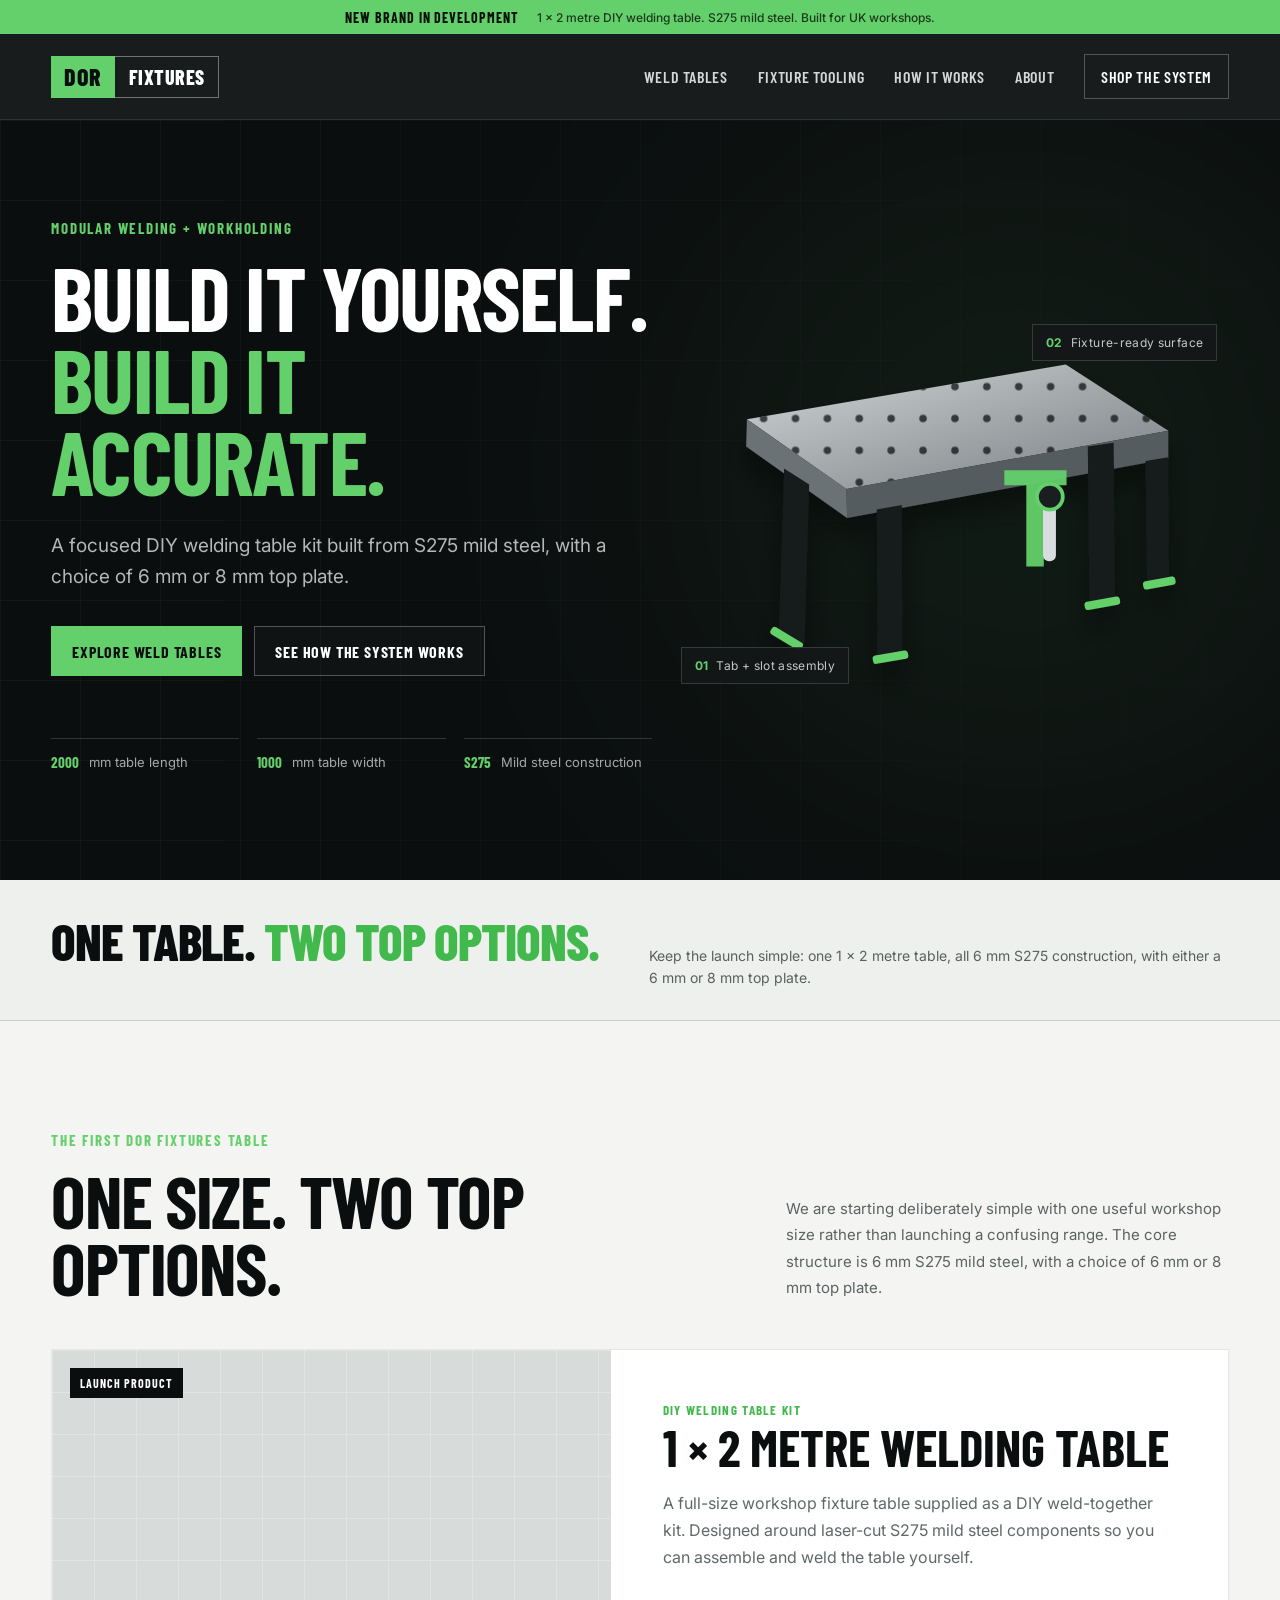
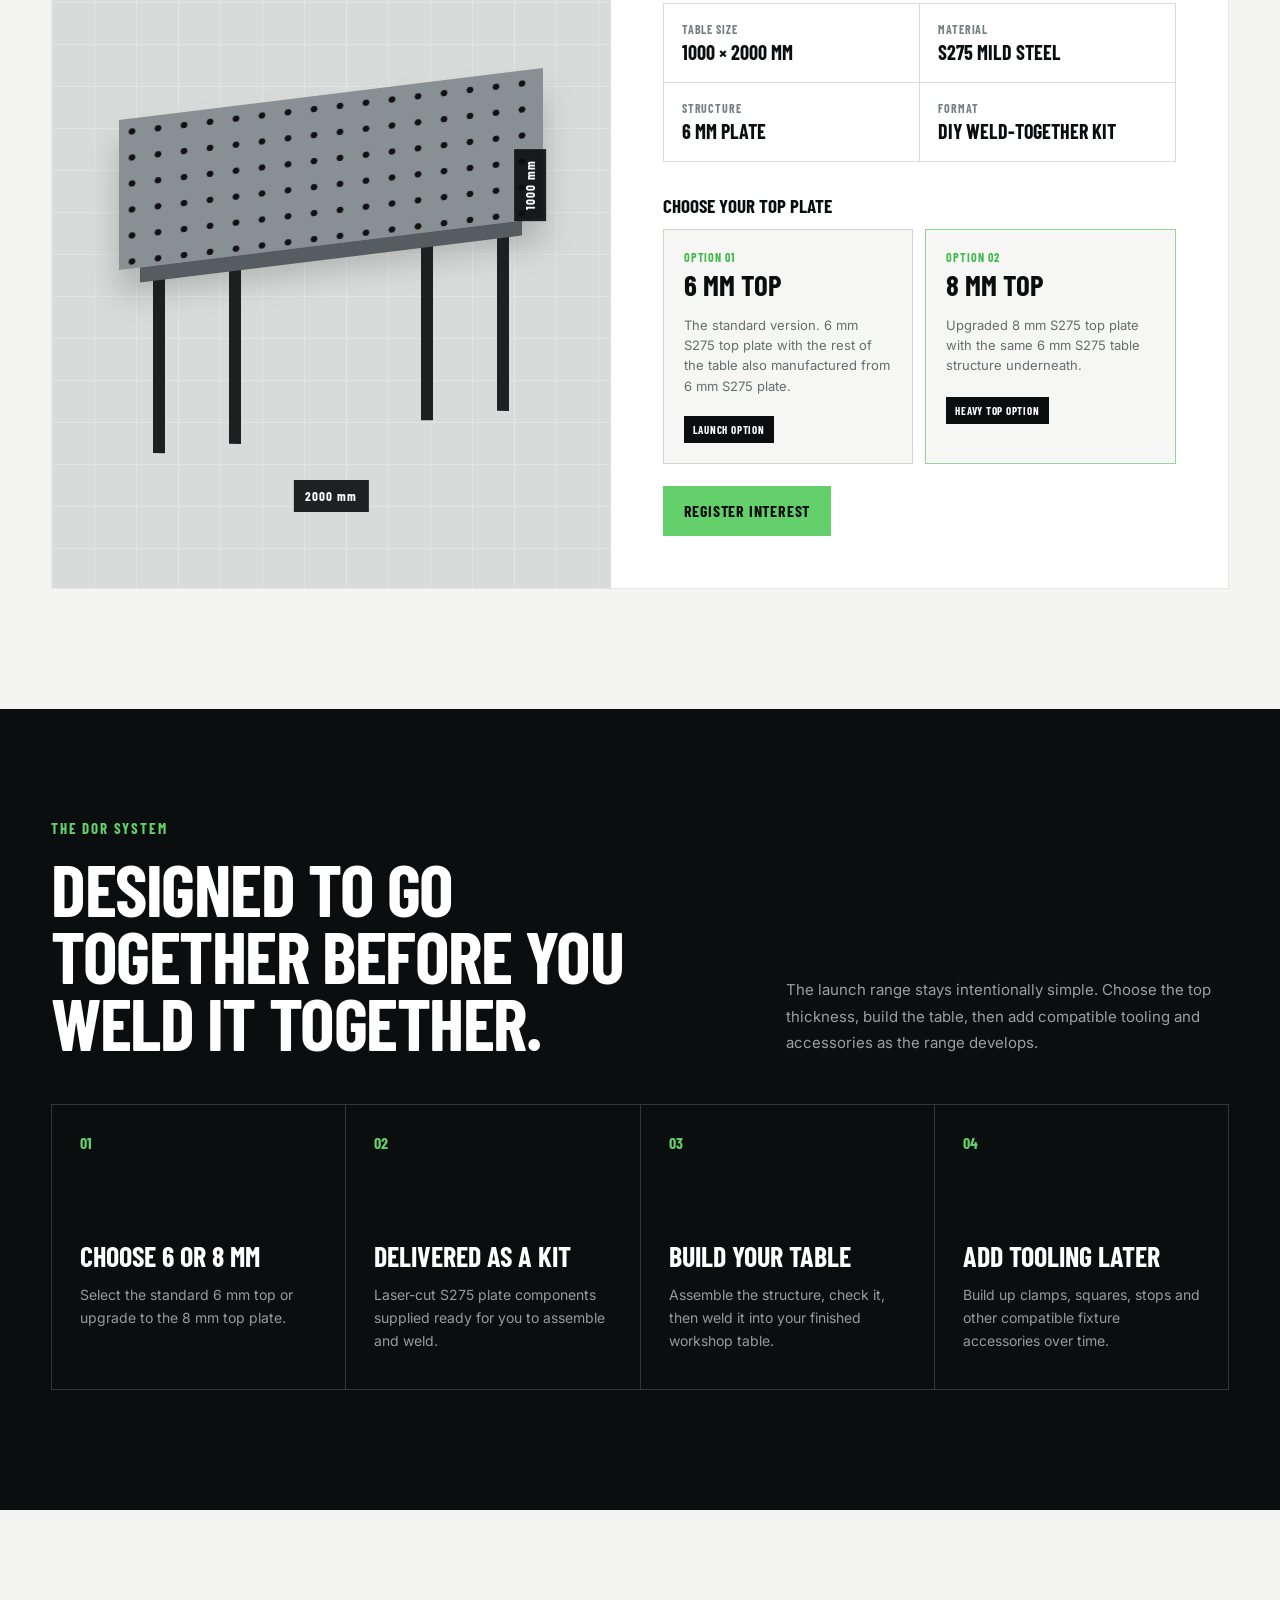
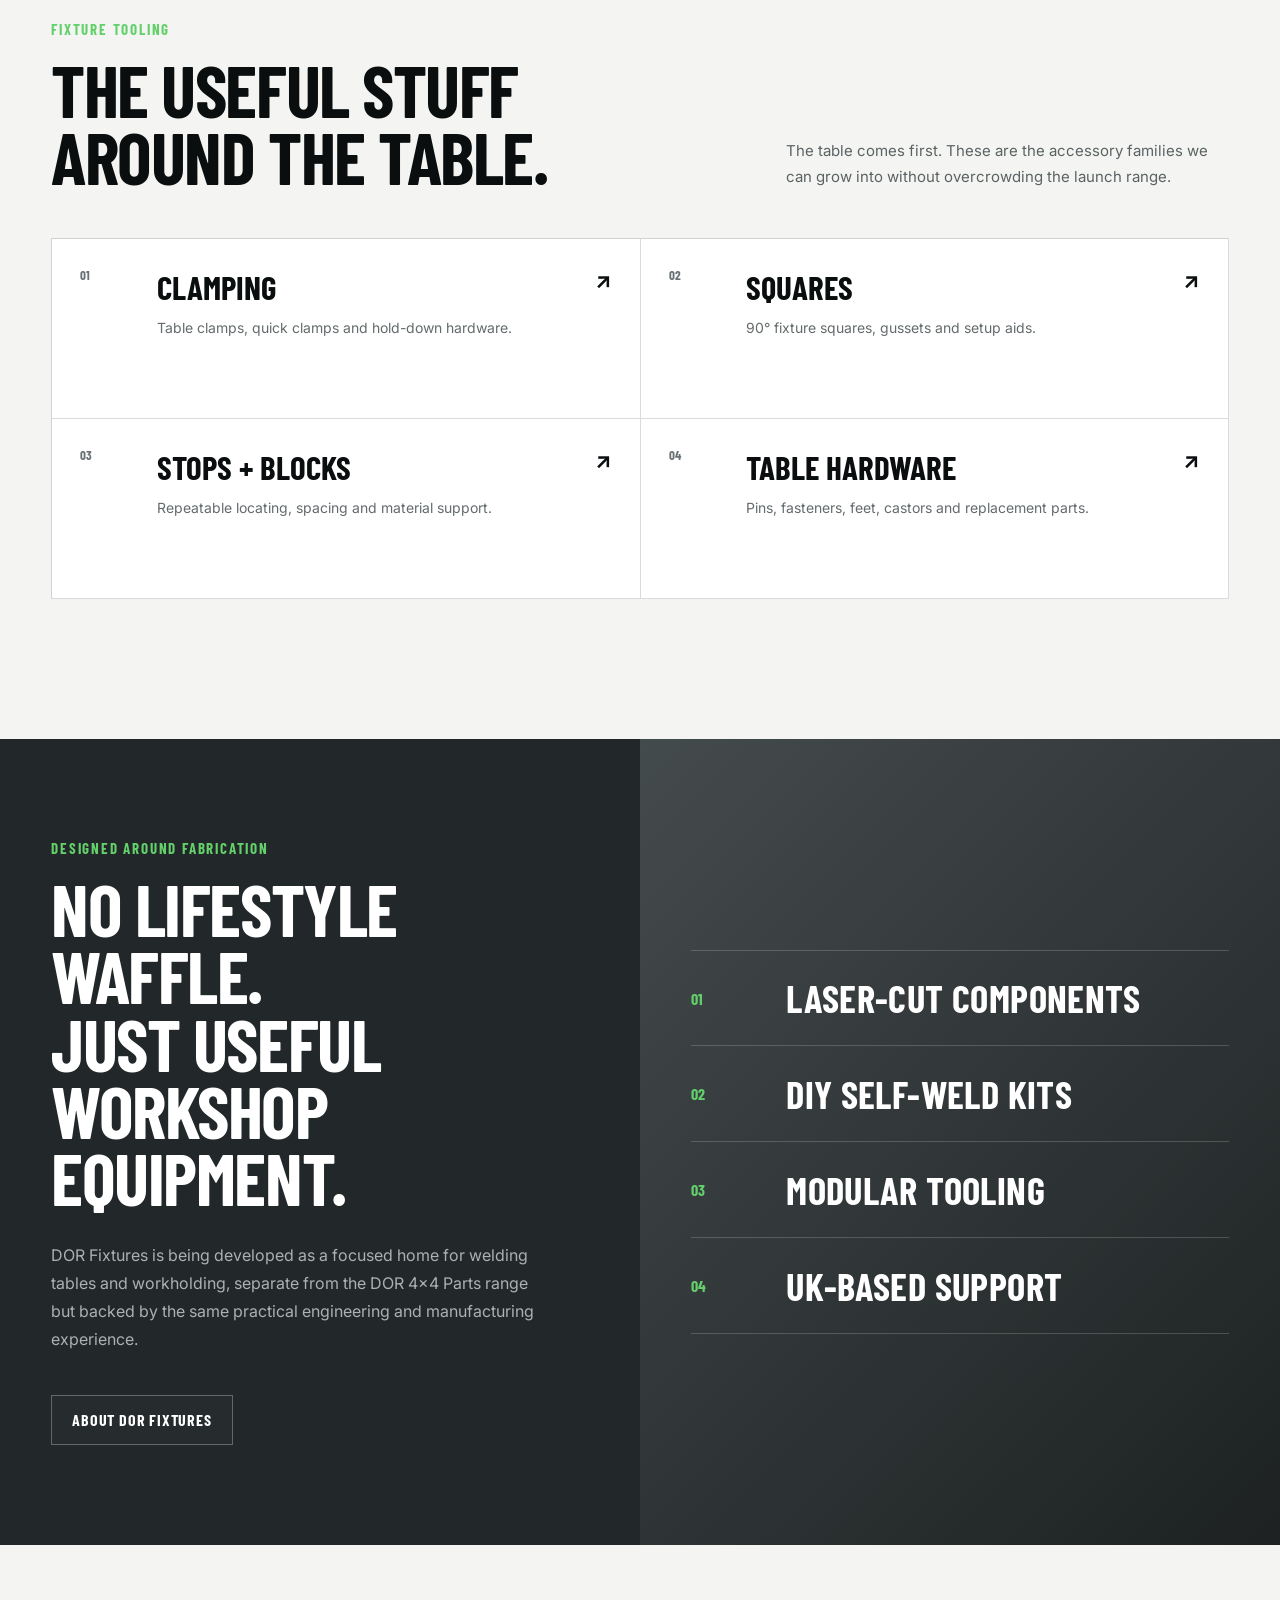
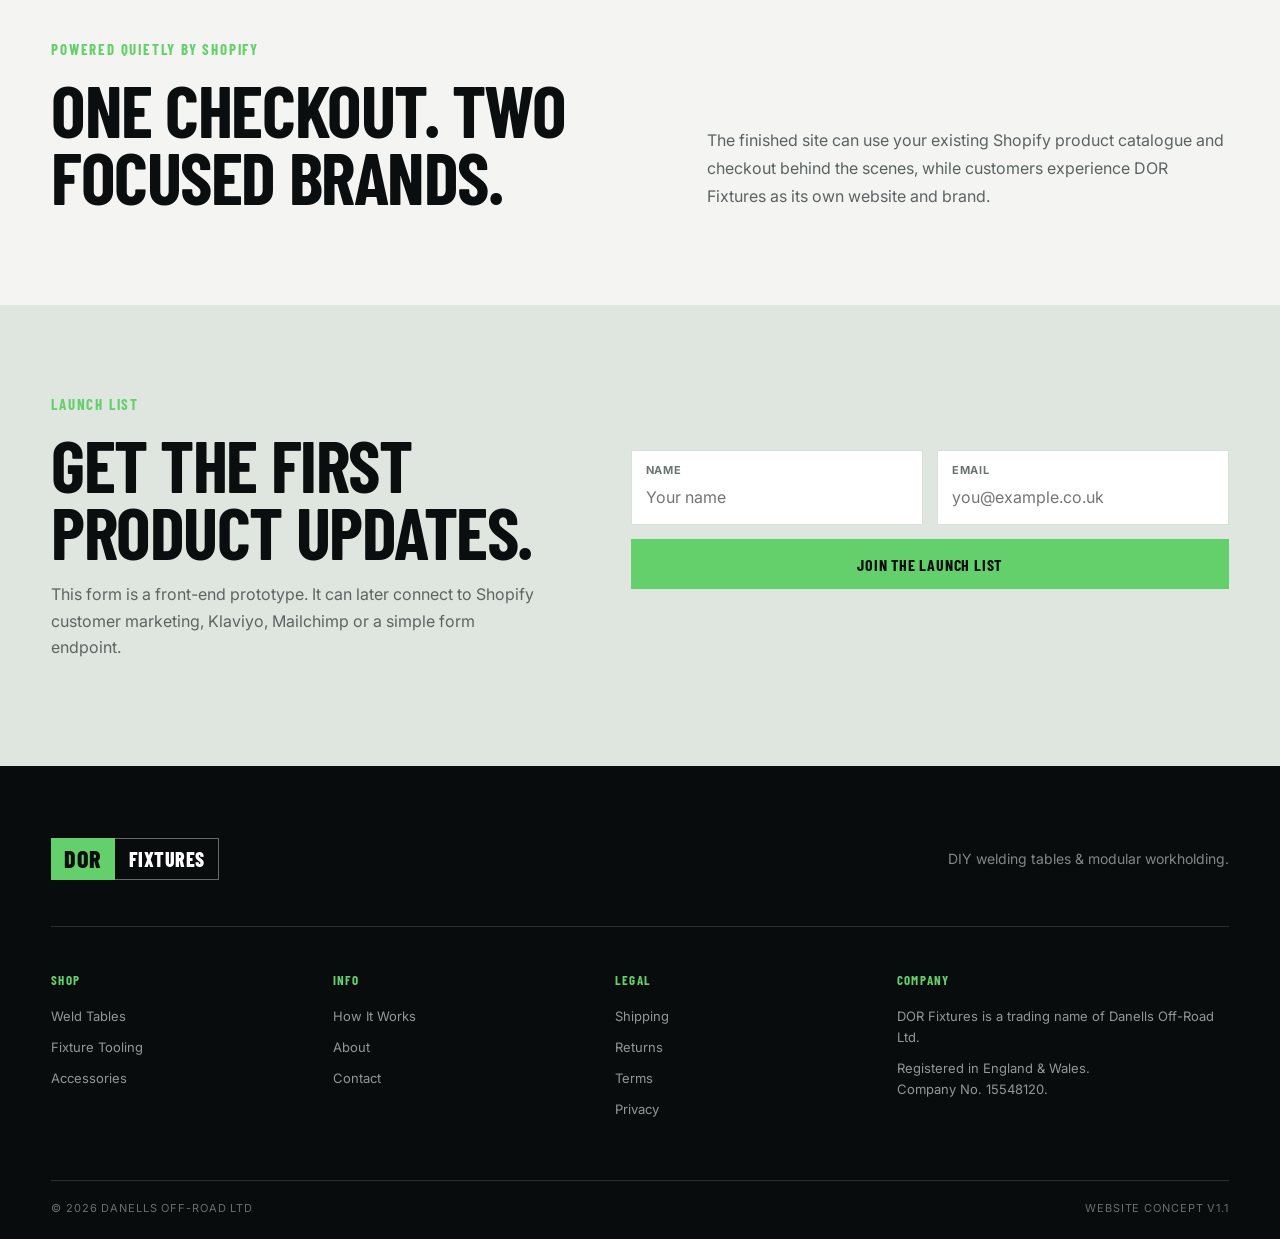
<file: index.html>
<!doctype html>
<html lang="en-GB">
<head>
  <meta charset="utf-8" />
  <meta name="viewport" content="width=device-width, initial-scale=1" />
  <meta name="description" content="DOR Fixtures — modular DIY welding tables and workholding for real workshops." />
  <title>DOR Fixtures | DIY Welding Tables & Workholding</title>
  <link rel="preconnect" href="https://fonts.googleapis.com">
  <link rel="preconnect" href="https://fonts.gstatic.com" crossorigin>
  <link href="https://fonts.googleapis.com/css2?family=Barlow+Condensed:wght@500;600;700;800&family=Inter:wght@400;500;600;700&display=swap" rel="stylesheet">
  <link rel="stylesheet" href="styles.css" />
</head>
<body>
  <div class="announcement">
    <span>NEW BRAND IN DEVELOPMENT</span>
    <span class="announcement-copy">1 × 2 metre DIY welding table. S275 mild steel. Built for UK workshops.</span>
  </div>

  <header class="site-header" id="top">
    <a class="brand" href="#top" aria-label="DOR Fixtures home">
      <span class="brand-mark">DOR</span>
      <span class="brand-word">FIXTURES</span>
    </a>

    <button class="nav-toggle" type="button" aria-expanded="false" aria-controls="primary-nav">
      <span></span><span></span><span></span>
      <span class="sr-only">Open navigation</span>
    </button>

    <nav class="primary-nav" id="primary-nav">
      <a href="#tables">Weld Tables</a>
      <a href="#tooling">Fixture Tooling</a>
      <a href="#system">How It Works</a>
      <a href="#about">About</a>
      <a class="nav-cta" href="#tables">Shop the system</a>
    </nav>
  </header>

  <main>
    <section class="hero">
      <div class="hero-grid"></div>
      <div class="hero-copy reveal">
        <p class="eyebrow">MODULAR WELDING + WORKHOLDING</p>
        <h1>BUILD IT YOURSELF.<br><span>BUILD IT ACCURATE.</span></h1>
        <p class="hero-lead">A focused DIY welding table kit built from S275 mild steel, with a choice of 6 mm or 8 mm top plate.</p>
        <div class="hero-actions">
          <a class="button button-primary" href="#tables">Explore weld tables</a>
          <a class="button button-secondary" href="#system">See how the system works</a>
        </div>
        <div class="hero-proof">
          <div><strong>2000</strong><span>mm table length</span></div>
          <div><strong>1000</strong><span>mm table width</span></div>
          <div><strong>S275</strong><span>Mild steel construction</span></div>
        </div>
      </div>

      <div class="hero-visual reveal" aria-label="Concept illustration of a modular welding table">
        <svg viewBox="0 0 760 580" role="img" aria-hidden="true">
          <defs>
            <pattern id="holes" width="42" height="42" patternUnits="userSpaceOnUse">
              <circle cx="21" cy="21" r="5" fill="#0c0f10" opacity=".92"/>
            </pattern>
            <linearGradient id="topGradient" x1="0" x2="1" y1="0" y2="1">
              <stop offset="0" stop-color="#d1d5d7"/>
              <stop offset="1" stop-color="#777e81"/>
            </linearGradient>
            <filter id="shadow" x="-20%" y="-20%" width="150%" height="160%">
              <feDropShadow dx="0" dy="24" stdDeviation="18" flood-opacity=".4"/>
            </filter>
          </defs>
          <g filter="url(#shadow)">
            <polygon points="125,190 545,118 680,205 256,282" fill="url(#topGradient)"/>
            <polygon points="125,190 545,118 680,205 256,282" fill="url(#holes)" opacity=".8"/>
            <polygon points="256,282 680,205 680,242 257,320" fill="#555b5e"/>
            <polygon points="125,190 256,282 257,320 124,226" fill="#6b7275"/>
            <g fill="#171b1c">
              <polygon points="174,255 207,276 201,488 167,468"/>
              <polygon points="574,226 608,221 610,431 576,438"/>
              <polygon points="296,309 329,303 330,502 297,510"/>
              <polygon points="650,245 680,240 681,407 652,414"/>
            </g>
            <g fill="#64d06b">
              <rect x="160" y="462" width="47" height="11" rx="4" transform="rotate(31 160 462)"/>
              <rect x="290" y="502" width="47" height="11" rx="4" transform="rotate(-10 290 502)"/>
              <rect x="569" y="431" width="47" height="11" rx="4" transform="rotate(-10 569 431)"/>
              <rect x="646" y="404" width="43" height="11" rx="4" transform="rotate(-10 646 404)"/>
            </g>
          </g>
          <g transform="translate(464 257)">
            <path d="M0 0h82v20H52v107H29V20H0z" fill="#64d06b" opacity=".95"/>
            <rect x="51" y="35" width="17" height="85" rx="8" fill="#d9dddf"/>
            <circle cx="60" cy="35" r="17" fill="#1a1e1f" stroke="#64d06b" stroke-width="5"/>
          </g>
        </svg>
        <div class="visual-label label-a"><span>01</span>Tab + slot assembly</div>
        <div class="visual-label label-b"><span>02</span>Fixture-ready surface</div>
      </div>
    </section>

    <section class="statement reveal">
      <p>ONE TABLE. <span>TWO TOP OPTIONS.</span></p>
      <small>Keep the launch simple: one 1 × 2 metre table, all 6 mm S275 construction, with either a 6 mm or 8 mm top plate.</small>
    </section>

    <section class="section" id="tables">
      <div class="section-heading reveal">
        <div>
          <p class="eyebrow">THE FIRST DOR FIXTURES TABLE</p>
          <h2>One size. Two top options.</h2>
        </div>
        <p>We are starting deliberately simple with one useful workshop size rather than launching a confusing range. The core structure is 6 mm S275 mild steel, with a choice of 6 mm or 8 mm top plate.</p>
      </div>

      <div class="launch-product reveal">
        <div class="launch-product-art">
          <div class="mini-table launch-table"><i></i><i></i><i></i><i></i></div>
          <span class="product-badge">LAUNCH PRODUCT</span>
          <div class="dimension dimension-x">2000 mm</div>
          <div class="dimension dimension-y">1000 mm</div>
        </div>

        <div class="launch-product-copy">
          <p class="product-kicker">DIY WELDING TABLE KIT</p>
          <h3>1 × 2 Metre Welding Table</h3>
          <p class="launch-intro">A full-size workshop fixture table supplied as a DIY weld-together kit. Designed around laser-cut S275 mild steel components so you can assemble and weld the table yourself.</p>

          <div class="spec-grid">
            <div><span>TABLE SIZE</span><strong>1000 × 2000 mm</strong></div>
            <div><span>MATERIAL</span><strong>S275 mild steel</strong></div>
            <div><span>STRUCTURE</span><strong>6 mm plate</strong></div>
            <div><span>FORMAT</span><strong>DIY weld-together kit</strong></div>
          </div>

          <p class="option-heading">Choose your top plate</p>
          <div class="top-options">
            <article class="top-option">
              <div><span>OPTION 01</span><strong>6 mm Top</strong></div>
              <p>The standard version. 6 mm S275 top plate with the rest of the table also manufactured from 6 mm S275 plate.</p>
              <span class="option-status">Launch option</span>
            </article>
            <article class="top-option top-option-heavy">
              <div><span>OPTION 02</span><strong>8 mm Top</strong></div>
              <p>Upgraded 8 mm S275 top plate with the same 6 mm S275 table structure underneath.</p>
              <span class="option-status">Heavy top option</span>
            </article>
          </div>

          <a href="#contact" class="button button-primary product-button">Register interest</a>
        </div>
      </div>
    </section>

    <section class="dark-section" id="system">
      <div class="section-heading light reveal">
        <div>
          <p class="eyebrow">THE DOR SYSTEM</p>
          <h2>Designed to go together before you weld it together.</h2>
        </div>
        <p>The launch range stays intentionally simple. Choose the top thickness, build the table, then add compatible tooling and accessories as the range develops.</p>
      </div>

      <div class="steps">
        <article class="step reveal"><span>01</span><h3>Choose 6 or 8 mm</h3><p>Select the standard 6 mm top or upgrade to the 8 mm top plate.</p></article>
        <article class="step reveal"><span>02</span><h3>Delivered as a kit</h3><p>Laser-cut S275 plate components supplied ready for you to assemble and weld.</p></article>
        <article class="step reveal"><span>03</span><h3>Build your table</h3><p>Assemble the structure, check it, then weld it into your finished workshop table.</p></article>
        <article class="step reveal"><span>04</span><h3>Add tooling later</h3><p>Build up clamps, squares, stops and other compatible fixture accessories over time.</p></article>
      </div>
    </section>

    <section class="section tooling-section" id="tooling">
      <div class="section-heading reveal">
        <div>
          <p class="eyebrow">FIXTURE TOOLING</p>
          <h2>The useful stuff around the table.</h2>
        </div>
        <p>The table comes first. These are the accessory families we can grow into without overcrowding the launch range.</p>
      </div>

      <div class="category-grid">
        <a class="category-card reveal" href="#contact"><span class="category-no">01</span><div><h3>Clamping</h3><p>Table clamps, quick clamps and hold-down hardware.</p></div><b>↗</b></a>
        <a class="category-card reveal" href="#contact"><span class="category-no">02</span><div><h3>Squares</h3><p>90° fixture squares, gussets and setup aids.</p></div><b>↗</b></a>
        <a class="category-card reveal" href="#contact"><span class="category-no">03</span><div><h3>Stops + Blocks</h3><p>Repeatable locating, spacing and material support.</p></div><b>↗</b></a>
        <a class="category-card reveal" href="#contact"><span class="category-no">04</span><div><h3>Table Hardware</h3><p>Pins, fasteners, feet, castors and replacement parts.</p></div><b>↗</b></a>
      </div>
    </section>

    <section class="manufacturing" id="about">
      <div class="manufacturing-copy reveal">
        <p class="eyebrow">DESIGNED AROUND FABRICATION</p>
        <h2>No lifestyle waffle.<br>Just useful workshop equipment.</h2>
        <p>DOR Fixtures is being developed as a focused home for welding tables and workholding, separate from the DOR 4x4 Parts range but backed by the same practical engineering and manufacturing experience.</p>
        <a class="button button-secondary light-button" href="#contact">About DOR Fixtures</a>
      </div>
      <div class="manufacturing-panel reveal">
        <div class="panel-line"><span>01</span><strong>LASER-CUT COMPONENTS</strong></div>
        <div class="panel-line"><span>02</span><strong>DIY SELF-WELD KITS</strong></div>
        <div class="panel-line"><span>03</span><strong>MODULAR TOOLING</strong></div>
        <div class="panel-line"><span>04</span><strong>UK-BASED SUPPORT</strong></div>
      </div>
    </section>

    <section class="commerce-band reveal">
      <div>
        <p class="eyebrow">POWERED QUIETLY BY SHOPIFY</p>
        <h2>One checkout. Two focused brands.</h2>
      </div>
      <p>The finished site can use your existing Shopify product catalogue and checkout behind the scenes, while customers experience DOR Fixtures as its own website and brand.</p>
    </section>

    <section class="contact-section" id="contact">
      <div class="contact-copy reveal">
        <p class="eyebrow">LAUNCH LIST</p>
        <h2>Get the first product updates.</h2>
        <p>This form is a front-end prototype. It can later connect to Shopify customer marketing, Klaviyo, Mailchimp or a simple form endpoint.</p>
      </div>
      <form class="signup-form reveal" id="signup-form">
        <label><span>Name</span><input type="text" name="name" placeholder="Your name" required></label>
        <label><span>Email</span><input type="email" name="email" placeholder="you@example.co.uk" required></label>
        <button class="button button-primary" type="submit">Join the launch list</button>
        <p class="form-message" id="form-message" aria-live="polite"></p>
      </form>
    </section>
  </main>

  <footer class="footer">
    <div class="footer-top">
      <a class="brand footer-brand" href="#top"><span class="brand-mark">DOR</span><span class="brand-word">FIXTURES</span></a>
      <p>DIY welding tables & modular workholding.</p>
    </div>
    <div class="footer-grid">
      <div><strong>SHOP</strong><a href="#tables">Weld Tables</a><a href="#tooling">Fixture Tooling</a><a href="#tooling">Accessories</a></div>
      <div><strong>INFO</strong><a href="#system">How It Works</a><a href="#about">About</a><a href="#contact">Contact</a></div>
      <div><strong>LEGAL</strong><a href="#">Shipping</a><a href="#">Returns</a><a href="#">Terms</a><a href="#">Privacy</a></div>
      <div class="footer-legal"><strong>COMPANY</strong><p>DOR Fixtures is a trading name of Danells Off-Road Ltd.</p><p>Registered in England & Wales.<br>Company No. 15548120.</p></div>
    </div>
    <div class="footer-bottom"><span>© <span id="year"></span> Danells Off-Road Ltd</span><span>Website concept v1.1</span></div>
  </footer>

  <script src="script.js"></script>
</body>
</html>
</file>
<file: styles.css>
:root {
  --green: #64d06b;
  --green-deep: #42b94d;
  --ink: #0b0e0f;
  --ink-2: #141819;
  --steel: #697174;
  --mist: #e9eceb;
  --paper: #f4f5f2;
  --line: rgba(11,14,15,.15);
  --white: #fff;
  --max: 1440px;
}

* { box-sizing: border-box; }
html { scroll-behavior: smooth; }
body {
  margin: 0;
  background: var(--paper);
  color: var(--ink);
  font-family: Inter, Arial, sans-serif;
  -webkit-font-smoothing: antialiased;
}
a { color: inherit; text-decoration: none; }
button, input { font: inherit; }
.sr-only { position:absolute; width:1px; height:1px; overflow:hidden; clip:rect(0,0,0,0); }

.announcement {
  min-height: 34px;
  display:flex;
  align-items:center;
  justify-content:center;
  gap:18px;
  padding: 7px 24px;
  background: var(--green);
  color: #071007;
  font-size: 12px;
  font-weight: 700;
  letter-spacing: .08em;
}
.announcement > span:first-child { font-family: "Barlow Condensed", sans-serif; font-size: 14px; }
.announcement-copy { font-weight: 500; letter-spacing: 0; opacity:.78; }

.site-header {
  height: 86px;
  display:flex;
  align-items:center;
  justify-content:space-between;
  padding: 0 4vw;
  border-bottom: 1px solid rgba(255,255,255,.09);
  background: rgba(11,14,15,.94);
  color: white;
  position: sticky;
  top: 0;
  z-index: 20;
  backdrop-filter: blur(14px);
}
.brand { display:inline-flex; align-items:stretch; height:42px; font-family:"Barlow Condensed", sans-serif; font-weight:800; letter-spacing:.03em; }
.brand-mark { background:var(--green); color:var(--ink); display:grid; place-items:center; padding:0 13px; font-size:24px; }
.brand-word { border:1px solid rgba(255,255,255,.38); border-left:0; display:grid; place-items:center; padding:0 14px; font-size:20px; }
.primary-nav { display:flex; align-items:center; gap:30px; font-family:"Barlow Condensed", sans-serif; font-size:16px; font-weight:600; letter-spacing:.04em; text-transform:uppercase; }
.primary-nav a { opacity:.82; transition:.2s ease; }
.primary-nav a:hover { opacity:1; color:var(--green); }
.primary-nav .nav-cta { border:1px solid rgba(255,255,255,.25); padding:12px 16px; opacity:1; }
.nav-toggle { display:none; background:none; border:0; padding:12px; }
.nav-toggle span:not(.sr-only) { display:block; width:26px; height:2px; background:white; margin:5px 0; }

.hero {
  min-height: 760px;
  background: var(--ink);
  color:white;
  display:grid;
  grid-template-columns: 1.02fr .98fr;
  align-items:center;
  position:relative;
  overflow:hidden;
  padding: 70px 4vw 80px;
}
.hero::after {
  content:"";
  position:absolute;
  width:520px; height:520px;
  border-radius:50%;
  background:var(--green);
  filter:blur(170px);
  opacity:.12;
  right:0; top:90px;
}
.hero-grid {
  position:absolute; inset:0;
  background-image: linear-gradient(rgba(255,255,255,.045) 1px, transparent 1px), linear-gradient(90deg, rgba(255,255,255,.045) 1px, transparent 1px);
  background-size: 80px 80px;
  mask-image: linear-gradient(to right, rgba(0,0,0,.8), rgba(0,0,0,.12));
  pointer-events:none;
}
.hero-copy { max-width: 760px; position:relative; z-index:2; }
.eyebrow { margin:0 0 18px; color:var(--green); font-family:"Barlow Condensed",sans-serif; font-weight:700; letter-spacing:.12em; font-size:15px; }
.hero h1, .section-heading h2, .manufacturing h2, .commerce-band h2, .contact-section h2 {
  font-family:"Barlow Condensed",sans-serif;
  text-transform:uppercase;
  letter-spacing:-.02em;
  line-height:.92;
  margin:0;
}
.hero h1 { font-size:clamp(64px,7vw,118px); max-width:850px; }
.hero h1 span { color:var(--green); }
.hero-lead { font-size:19px; line-height:1.65; max-width:610px; color:rgba(255,255,255,.7); margin:28px 0 34px; }
.hero-actions { display:flex; gap:12px; flex-wrap:wrap; }
.button { display:inline-flex; align-items:center; justify-content:center; min-height:50px; padding:0 20px; border:1px solid transparent; font-family:"Barlow Condensed",sans-serif; font-weight:700; text-transform:uppercase; letter-spacing:.05em; cursor:pointer; transition:.2s ease; }
.button-primary { background:var(--green); color:var(--ink); }
.button-primary:hover { background:#76dc7c; transform:translateY(-2px); }
.button-secondary { color:white; border-color:rgba(255,255,255,.28); background:rgba(255,255,255,.02); }
.button-secondary:hover { border-color:var(--green); color:var(--green); }
.hero-proof { display:grid; grid-template-columns:repeat(3,1fr); gap:18px; margin-top:62px; max-width:650px; }
.hero-proof div { display:grid; grid-template-columns:auto 1fr; gap:10px; align-items:center; padding-top:14px; border-top:1px solid rgba(255,255,255,.16); }
.hero-proof strong { color:var(--green); font-family:"Barlow Condensed",sans-serif; font-size:15px; }
.hero-proof span { font-size:13px; color:rgba(255,255,255,.64); }
.hero-visual { position:relative; z-index:2; min-height:590px; display:grid; place-items:center; }
.hero-visual svg { width:min(100%,760px); overflow:visible; }
.visual-label { position:absolute; background:rgba(20,24,25,.9); border:1px solid rgba(255,255,255,.15); padding:10px 13px; font-size:12px; letter-spacing:.03em; color:rgba(255,255,255,.76); backdrop-filter:blur(8px); }
.visual-label span { color:var(--green); font-weight:700; margin-right:8px; }
.label-a { left:5%; bottom:18%; }
.label-b { right:2%; top:21%; }

.statement { display:flex; align-items:baseline; justify-content:space-between; gap:30px; padding:30px 4vw; border-bottom:1px solid var(--line); background:#eef0ed; }
.statement p { margin:0; font-family:"Barlow Condensed",sans-serif; font-size:clamp(30px,4vw,62px); font-weight:800; letter-spacing:-.02em; }
.statement p span { color:var(--green-deep); }
.statement small { max-width:580px; font-size:14px; line-height:1.6; color:#596061; }

.section { padding:110px 4vw 120px; max-width:var(--max); margin:0 auto; }
.section-heading { display:grid; grid-template-columns:1.2fr .8fr; gap:70px; align-items:end; margin-bottom:48px; }
.section-heading h2, .manufacturing h2, .commerce-band h2, .contact-section h2 { font-size:clamp(48px,5.7vw,84px); }
.section-heading > p { margin:0; font-size:15px; line-height:1.75; color:#5b6264; max-width:530px; justify-self:end; }
.product-grid { display:grid; grid-template-columns:repeat(3,1fr); gap:18px; }
.product-card { background:white; border:1px solid rgba(11,14,15,.1); transition:.25s ease; }
.product-card:hover { transform:translateY(-6px); box-shadow:0 20px 50px rgba(0,0,0,.08); }
.product-card.featured { border-color:rgba(66,185,77,.55); }
.product-art { height:320px; background:#dfe3e2; position:relative; display:grid; place-items:center; overflow:hidden; }
.product-art::before { content:""; position:absolute; inset:0; background-image:radial-gradient(circle at 1px 1px, rgba(0,0,0,.11) 1px, transparent 0); background-size:24px 24px; opacity:.25; }
.product-badge { position:absolute; top:18px; left:18px; padding:8px 10px; background:var(--ink); color:white; font-family:"Barlow Condensed",sans-serif; font-weight:700; font-size:12px; letter-spacing:.08em; }
.mini-table { width:60%; height:105px; transform:skewY(-8deg); background:#889093; box-shadow:0 24px 32px rgba(0,0,0,.2); position:relative; background-image:radial-gradient(circle, #111 3px, transparent 3.5px); background-size:26px 26px; }
.mini-table::after { content:""; position:absolute; left:5%; right:5%; top:100%; height:15px; background:#555d60; }
.mini-table i { position:absolute; top:105%; width:12px; height:112px; background:#1c2021; transform:skewY(8deg); }
.mini-table i:nth-child(1){left:8%;}.mini-table i:nth-child(2){left:26%;}.mini-table i:nth-child(3){right:26%;}.mini-table i:nth-child(4){right:8%;}
.mini-table.wide { width:72%; height:115px; }.mini-table.long { width:80%; height:92px; }.compact-art { background:#e5e7e5; }.workshop-art { background:#d8dcda; }.pro-art { background:#cfd4d3; }
.product-info { padding:26px 26px 30px; }
.product-kicker { margin:0 0 5px; color:var(--green-deep); font-family:"Barlow Condensed",sans-serif; font-weight:700; letter-spacing:.1em; font-size:13px; }
.product-info h3 { margin:0 0 12px; font-family:"Barlow Condensed",sans-serif; text-transform:uppercase; font-size:31px; }
.product-info > p { color:#646b6d; line-height:1.65; font-size:14px; }
.product-info ul { list-style:none; padding:0; margin:20px 0 25px; border-top:1px solid var(--line); }
.product-info li { border-bottom:1px solid var(--line); padding:9px 0; font-size:13px; }
.text-link { font-family:"Barlow Condensed",sans-serif; font-weight:700; text-transform:uppercase; letter-spacing:.04em; font-size:15px; }
.text-link span { color:var(--green-deep); margin-left:5px; }

.dark-section { background:var(--ink); color:white; padding:110px 4vw 120px; }
.dark-section .section-heading { max-width:var(--max); margin-left:auto; margin-right:auto; }
.section-heading.light > p { color:rgba(255,255,255,.6); }
.steps { max-width:var(--max); margin:0 auto; display:grid; grid-template-columns:repeat(4,1fr); border-top:1px solid rgba(255,255,255,.17); border-left:1px solid rgba(255,255,255,.17); }
.step { min-height:285px; padding:28px; border-right:1px solid rgba(255,255,255,.17); border-bottom:1px solid rgba(255,255,255,.17); }
.step span { color:var(--green); font-family:"Barlow Condensed",sans-serif; font-weight:700; }
.step h3 { margin:86px 0 10px; font-family:"Barlow Condensed",sans-serif; font-size:28px; text-transform:uppercase; }
.step p { margin:0; color:rgba(255,255,255,.58); font-size:14px; line-height:1.65; }

.tooling-section { padding-bottom:140px; }
.category-grid { display:grid; grid-template-columns:1fr 1fr; border-left:1px solid var(--line); border-top:1px solid var(--line); }
.category-card { min-height:180px; display:grid; grid-template-columns:55px 1fr auto; align-items:start; gap:22px; padding:28px; background:white; border-right:1px solid var(--line); border-bottom:1px solid var(--line); transition:.2s ease; }
.category-card:hover { background:var(--green); }
.category-no { font-family:"Barlow Condensed",sans-serif; font-weight:700; font-size:13px; color:#697174; }
.category-card h3 { font-family:"Barlow Condensed",sans-serif; font-size:33px; text-transform:uppercase; margin:0 0 10px; }
.category-card p { margin:0; color:#646b6d; font-size:14px; line-height:1.6; max-width:420px; }
.category-card:hover p, .category-card:hover .category-no { color:#173019; }
.category-card b { font-size:22px; }

.manufacturing { background:#222829; color:white; display:grid; grid-template-columns:1fr 1fr; min-height:650px; }
.manufacturing-copy { padding:100px 8vw 100px 4vw; align-self:center; }
.manufacturing-copy > p:not(.eyebrow) { color:rgba(255,255,255,.63); line-height:1.75; max-width:640px; margin:30px 0; }
.light-button { margin-top:12px; }
.manufacturing-panel { padding:60px 4vw; background:linear-gradient(135deg,#444b4d,#1d2122); display:flex; flex-direction:column; justify-content:center; }
.panel-line { display:grid; grid-template-columns:70px 1fr; gap:25px; align-items:center; min-height:96px; border-bottom:1px solid rgba(255,255,255,.18); }
.panel-line:first-child { border-top:1px solid rgba(255,255,255,.18); }
.panel-line span { color:var(--green); font-family:"Barlow Condensed",sans-serif; font-weight:700; }
.panel-line strong { font-family:"Barlow Condensed",sans-serif; font-size:clamp(24px,3vw,42px); letter-spacing:.01em; }

.commerce-band { max-width:var(--max); margin:0 auto; padding:95px 4vw; display:grid; grid-template-columns:1.05fr .95fr; gap:80px; align-items:end; }
.commerce-band > p { color:#5b6264; line-height:1.75; max-width:600px; margin:0; }
.contact-section { background:#dfe5df; padding:90px 4vw; display:grid; grid-template-columns:.9fr 1.1fr; gap:90px; align-items:center; }
.contact-copy > p:last-child { line-height:1.65; color:#5d6563; max-width:580px; }
.signup-form { display:grid; grid-template-columns:1fr 1fr; gap:14px; }
.signup-form label { background:white; border:1px solid rgba(11,14,15,.14); padding:12px 14px; }
.signup-form label span { display:block; font-size:11px; text-transform:uppercase; letter-spacing:.08em; font-weight:700; color:#6c7471; margin-bottom:5px; }
.signup-form input { width:100%; border:0; outline:0; padding:5px 0; background:transparent; }
.signup-form button { grid-column:1/-1; border:0; }
.form-message { grid-column:1/-1; margin:0; font-size:13px; min-height:18px; }

.footer { background:#090c0d; color:white; padding:70px 4vw 24px; }
.footer-top { display:flex; justify-content:space-between; align-items:center; padding-bottom:45px; border-bottom:1px solid rgba(255,255,255,.14); }
.footer-top p { color:rgba(255,255,255,.5); font-size:14px; }
.footer-grid { display:grid; grid-template-columns:1fr 1fr 1fr 1.4fr; gap:45px; padding:45px 0 60px; }
.footer-grid > div { display:flex; flex-direction:column; gap:10px; }
.footer-grid strong { color:var(--green); font-family:"Barlow Condensed",sans-serif; letter-spacing:.09em; font-size:13px; margin-bottom:8px; }
.footer-grid a, .footer-grid p { color:rgba(255,255,255,.57); font-size:13px; line-height:1.6; margin:0; }
.footer-grid a:hover { color:white; }
.footer-bottom { border-top:1px solid rgba(255,255,255,.14); padding-top:20px; display:flex; justify-content:space-between; color:rgba(255,255,255,.4); font-size:11px; text-transform:uppercase; letter-spacing:.08em; }

.reveal { opacity:0; transform:translateY(16px); transition:opacity .7s ease, transform .7s ease; }
.reveal.visible { opacity:1; transform:none; }

@media (max-width: 1040px) {
  .hero { grid-template-columns:1fr; padding-top:90px; }
  .hero-visual { min-height:520px; }
  .product-grid { grid-template-columns:1fr; }
  .product-card { display:grid; grid-template-columns:.9fr 1.1fr; }
  .steps { grid-template-columns:1fr 1fr; }
  .section-heading, .commerce-band, .contact-section { grid-template-columns:1fr; gap:28px; }
  .section-heading > p { justify-self:start; }
  .manufacturing { grid-template-columns:1fr; }
  .footer-grid { grid-template-columns:1fr 1fr; }
}

@media (max-width: 760px) {
  .announcement { flex-direction:column; gap:2px; text-align:center; }
  .announcement-copy { font-size:11px; }
  .site-header { height:72px; padding:0 18px; }
  .brand { height:36px; }.brand-mark{font-size:21px;padding:0 10px}.brand-word{font-size:18px;padding:0 10px}
  .nav-toggle { display:block; }
  .primary-nav { display:none; position:absolute; left:0; right:0; top:72px; background:#0b0e0f; padding:24px 20px 30px; flex-direction:column; align-items:stretch; gap:0; border-top:1px solid rgba(255,255,255,.1); }
  .primary-nav.open { display:flex; }
  .primary-nav a { padding:14px 0; border-bottom:1px solid rgba(255,255,255,.1); }
  .primary-nav .nav-cta { margin-top:16px; text-align:center; border:1px solid rgba(255,255,255,.25); padding:13px; }
  .hero { padding:72px 20px 55px; min-height:auto; }
  .hero h1 { font-size:clamp(54px,16vw,78px); }
  .hero-lead { font-size:16px; }
  .hero-proof { grid-template-columns:1fr; margin-top:42px; }
  .hero-visual { min-height:350px; }
  .visual-label { display:none; }
  .statement { flex-direction:column; padding:30px 20px; }
  .section { padding:75px 20px 85px; }
  .section-heading h2, .manufacturing h2, .commerce-band h2, .contact-section h2 { font-size:clamp(44px,14vw,66px); }
  .product-card { display:block; }.product-art{height:260px}
  .steps { grid-template-columns:1fr; }
  .step { min-height:220px; }.step h3{margin-top:55px}
  .category-grid { grid-template-columns:1fr; }
  .category-card { grid-template-columns:38px 1fr auto; padding:22px 18px; }
  .manufacturing-copy, .manufacturing-panel { padding:70px 20px; }
  .commerce-band { padding:70px 20px; }
  .contact-section { padding:70px 20px; }
  .signup-form { grid-template-columns:1fr; }.signup-form button,.form-message{grid-column:1}
  .footer { padding-left:20px; padding-right:20px; }
  .footer-top { align-items:flex-start; flex-direction:column; gap:20px; }
  .footer-grid { grid-template-columns:1fr 1fr; gap:35px 24px; }
  .footer-bottom { flex-direction:column; gap:8px; }
}

@media (prefers-reduced-motion: reduce) {
  * { scroll-behavior:auto !important; transition:none !important; }
  .reveal { opacity:1; transform:none; }
}

/* Launch product v1.1 */
.launch-product {
  display:grid;
  grid-template-columns: .95fr 1.05fr;
  background:#fff;
  border:1px solid rgba(11,14,15,.1);
}
.launch-product-art {
  min-height:640px;
  position:relative;
  display:grid;
  place-items:center;
  overflow:hidden;
  background:#d7dcda;
  background-image:linear-gradient(rgba(255,255,255,.22) 1px, transparent 1px),linear-gradient(90deg, rgba(255,255,255,.22) 1px, transparent 1px);
  background-size:42px 42px;
}
.launch-table { width:76%; height:150px; transform:skewY(-7deg); }
.launch-table i { height:180px; }
.dimension {
  position:absolute;
  padding:8px 11px;
  background:rgba(11,14,15,.9);
  color:#fff;
  font-family:"Barlow Condensed",sans-serif;
  font-size:13px;
  font-weight:700;
  letter-spacing:.08em;
}
.dimension-x { left:50%; bottom:9%; transform:translateX(-50%); }
.dimension-y { right:5%; top:50%; transform:rotate(-90deg) translateY(-50%); transform-origin:center; }
.launch-product-copy { padding:52px; align-self:center; }
.launch-product-copy h3 {
  margin:0 0 18px;
  font-family:"Barlow Condensed",sans-serif;
  text-transform:uppercase;
  font-size:clamp(42px,4vw,64px);
  line-height:.95;
}
.launch-intro { color:#60686a; line-height:1.7; max-width:720px; }
.spec-grid { display:grid; grid-template-columns:1fr 1fr; margin:32px 0; border-top:1px solid var(--line); border-left:1px solid var(--line); }
.spec-grid div { padding:18px; border-right:1px solid var(--line); border-bottom:1px solid var(--line); }
.spec-grid span { display:block; color:#777f80; font-family:"Barlow Condensed",sans-serif; font-weight:700; font-size:12px; letter-spacing:.08em; margin-bottom:4px; }
.spec-grid strong { font-family:"Barlow Condensed",sans-serif; font-size:20px; text-transform:uppercase; }
.option-heading { margin:0 0 12px; font-family:"Barlow Condensed",sans-serif; text-transform:uppercase; font-weight:700; font-size:19px; }
.top-options { display:grid; grid-template-columns:1fr 1fr; gap:12px; }
.top-option { border:1px solid var(--line); padding:20px; background:#f6f7f4; }
.top-option-heavy { border-color:rgba(66,185,77,.55); }
.top-option > div span { display:block; color:var(--green-deep); font-family:"Barlow Condensed",sans-serif; font-size:12px; font-weight:700; letter-spacing:.08em; }
.top-option > div strong { display:block; margin-top:3px; font-family:"Barlow Condensed",sans-serif; font-size:29px; text-transform:uppercase; }
.top-option p { color:#666d6f; font-size:13px; line-height:1.55; min-height:62px; }
.option-status { display:inline-block; margin-top:7px; padding:7px 9px; background:var(--ink); color:#fff; font-family:"Barlow Condensed",sans-serif; font-size:11px; font-weight:700; text-transform:uppercase; letter-spacing:.07em; }
.product-button { margin-top:22px; }

@media (max-width: 1040px) {
  .launch-product { grid-template-columns:1fr; }
  .launch-product-art { min-height:470px; }
}
@media (max-width: 760px) {
  .launch-product-art { min-height:340px; }
  .launch-table { width:72%; height:95px; }
  .launch-table i { height:115px; }
  .launch-product-copy { padding:28px 20px 32px; }
  .spec-grid, .top-options { grid-template-columns:1fr; }
  .dimension-y { right:-8px; }
}
</file>
